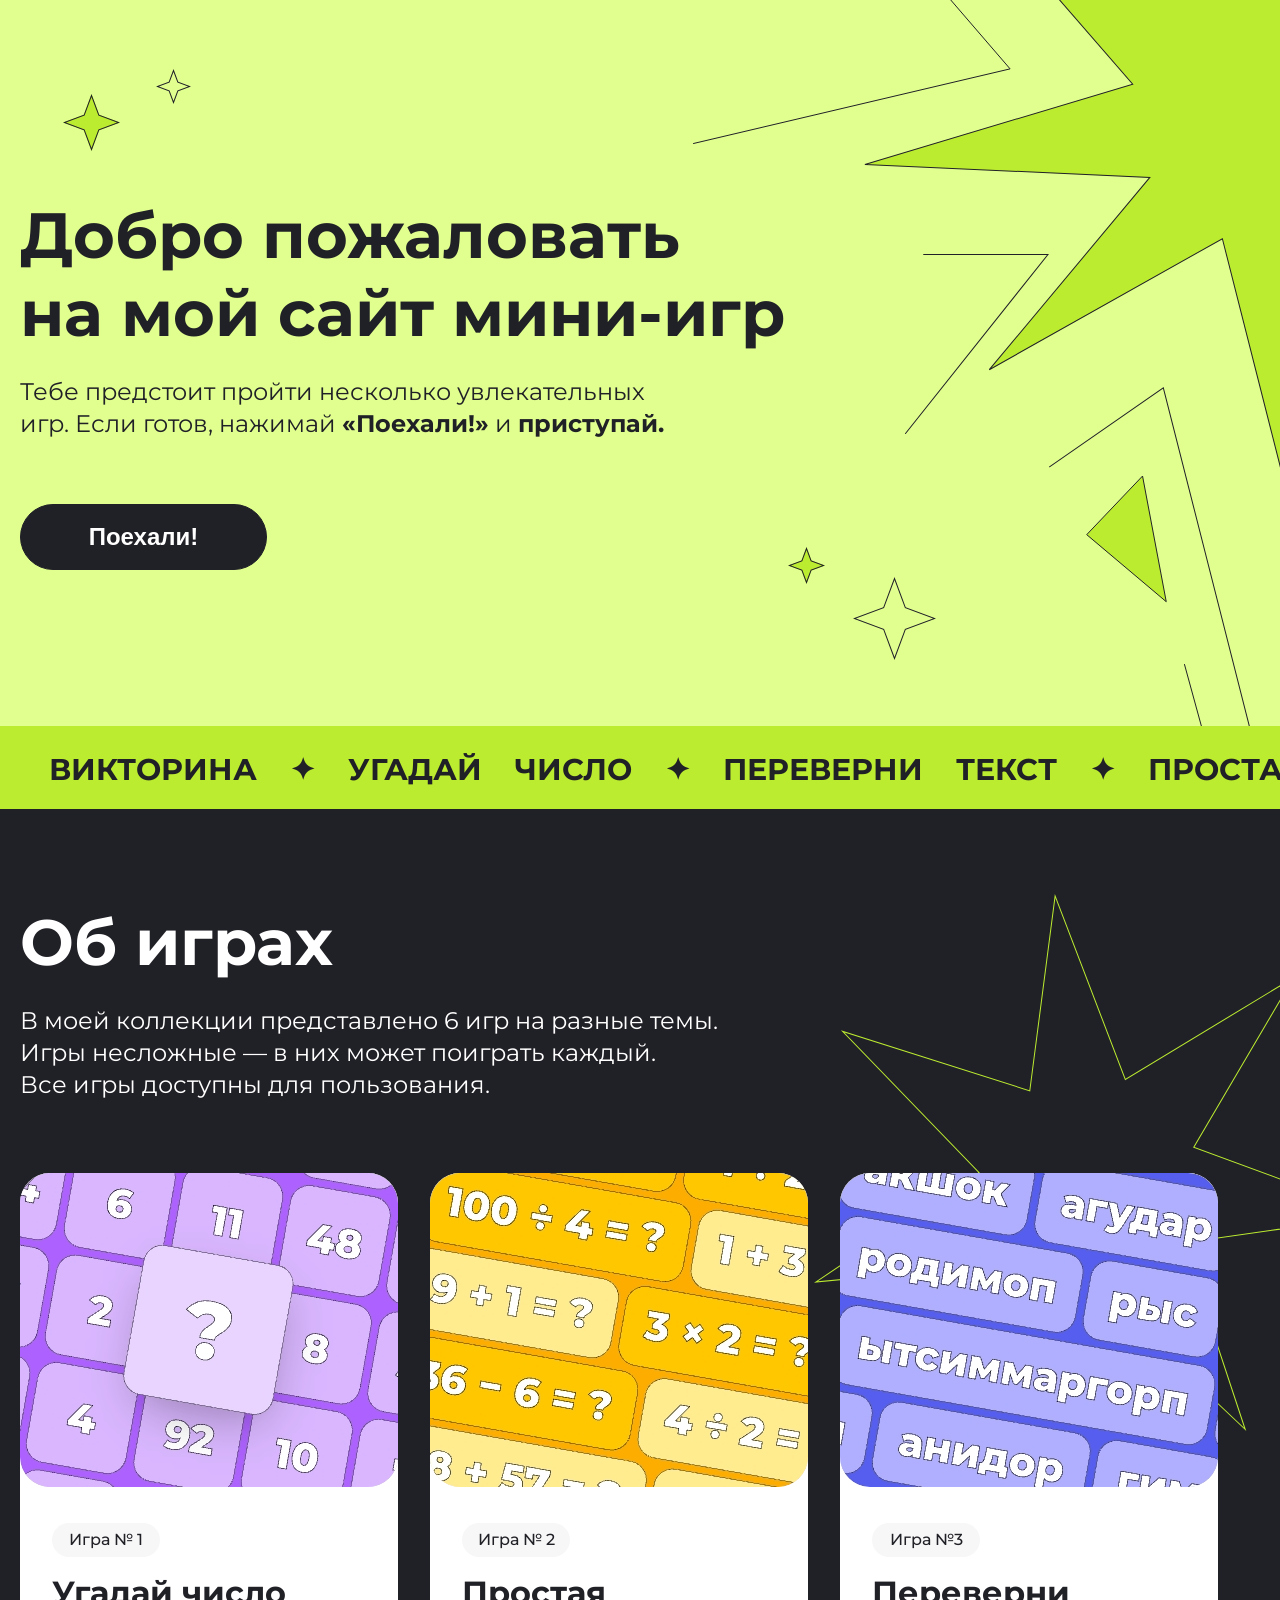
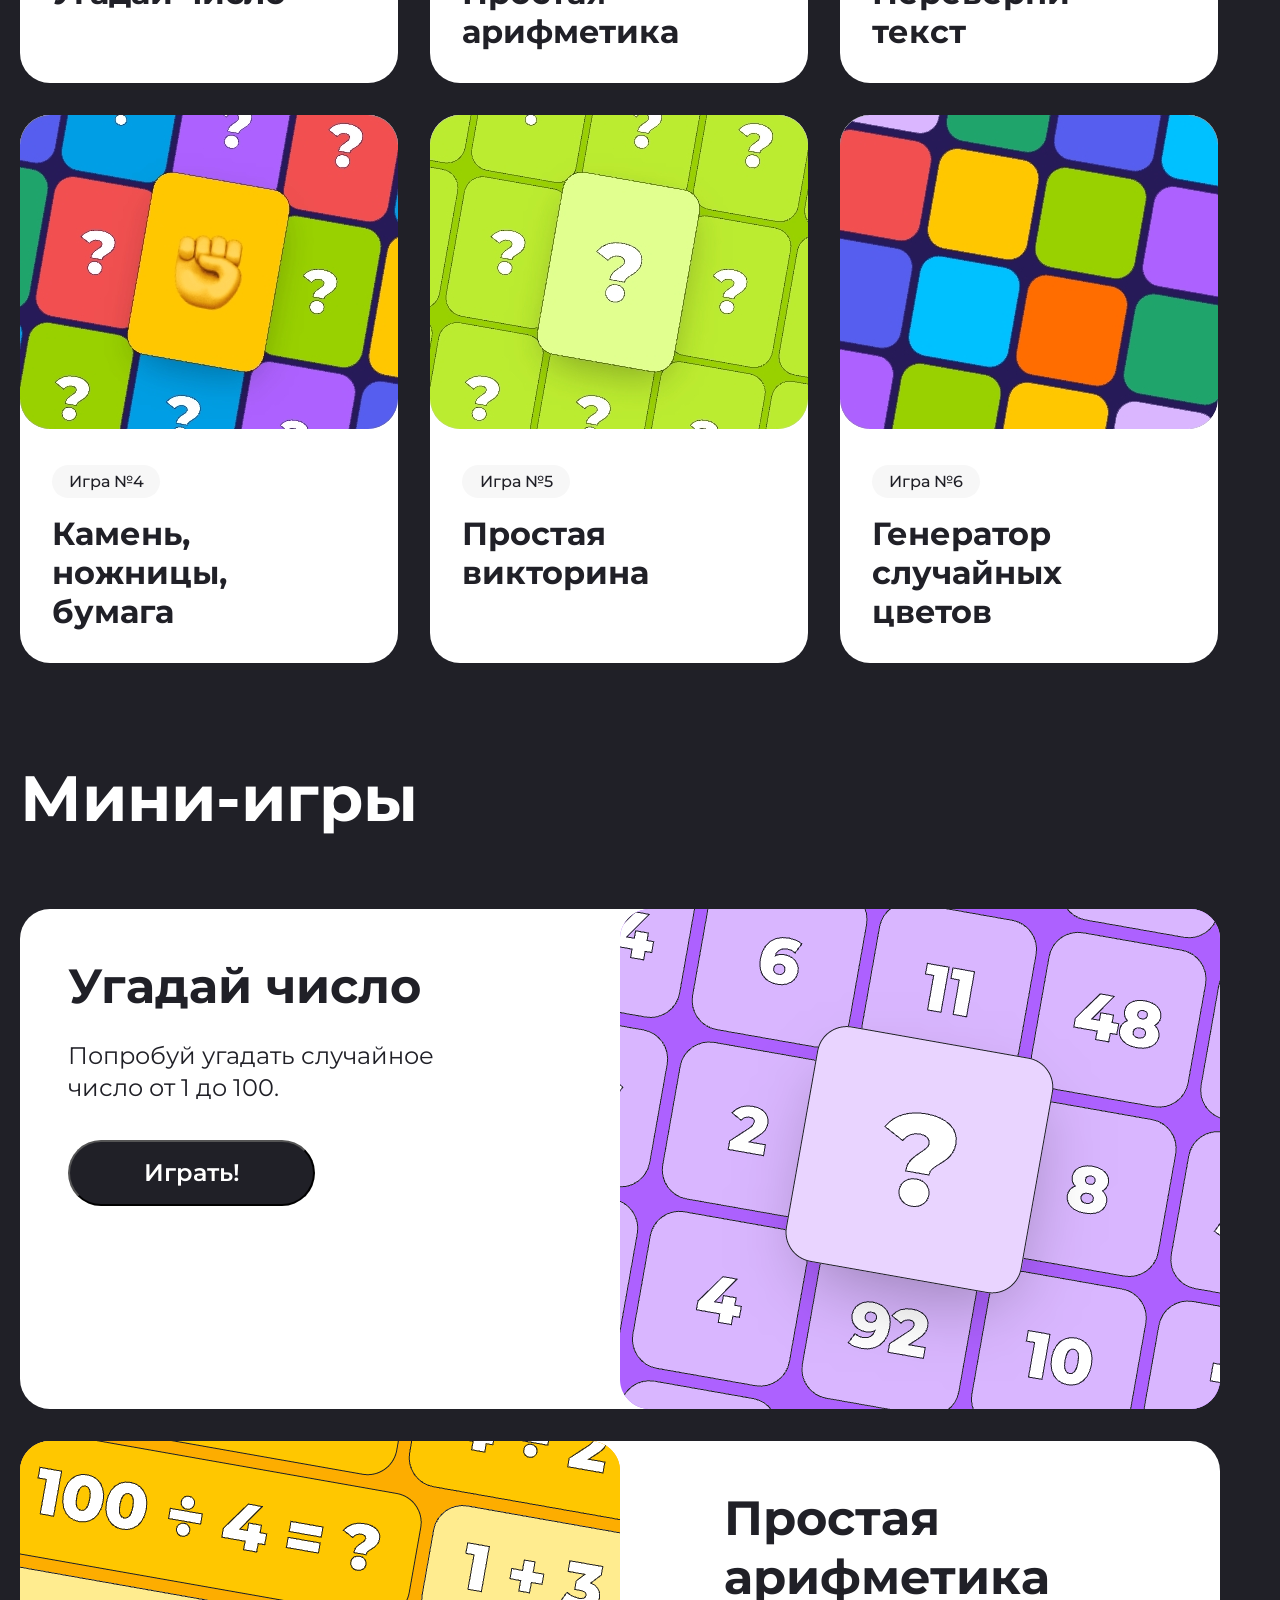
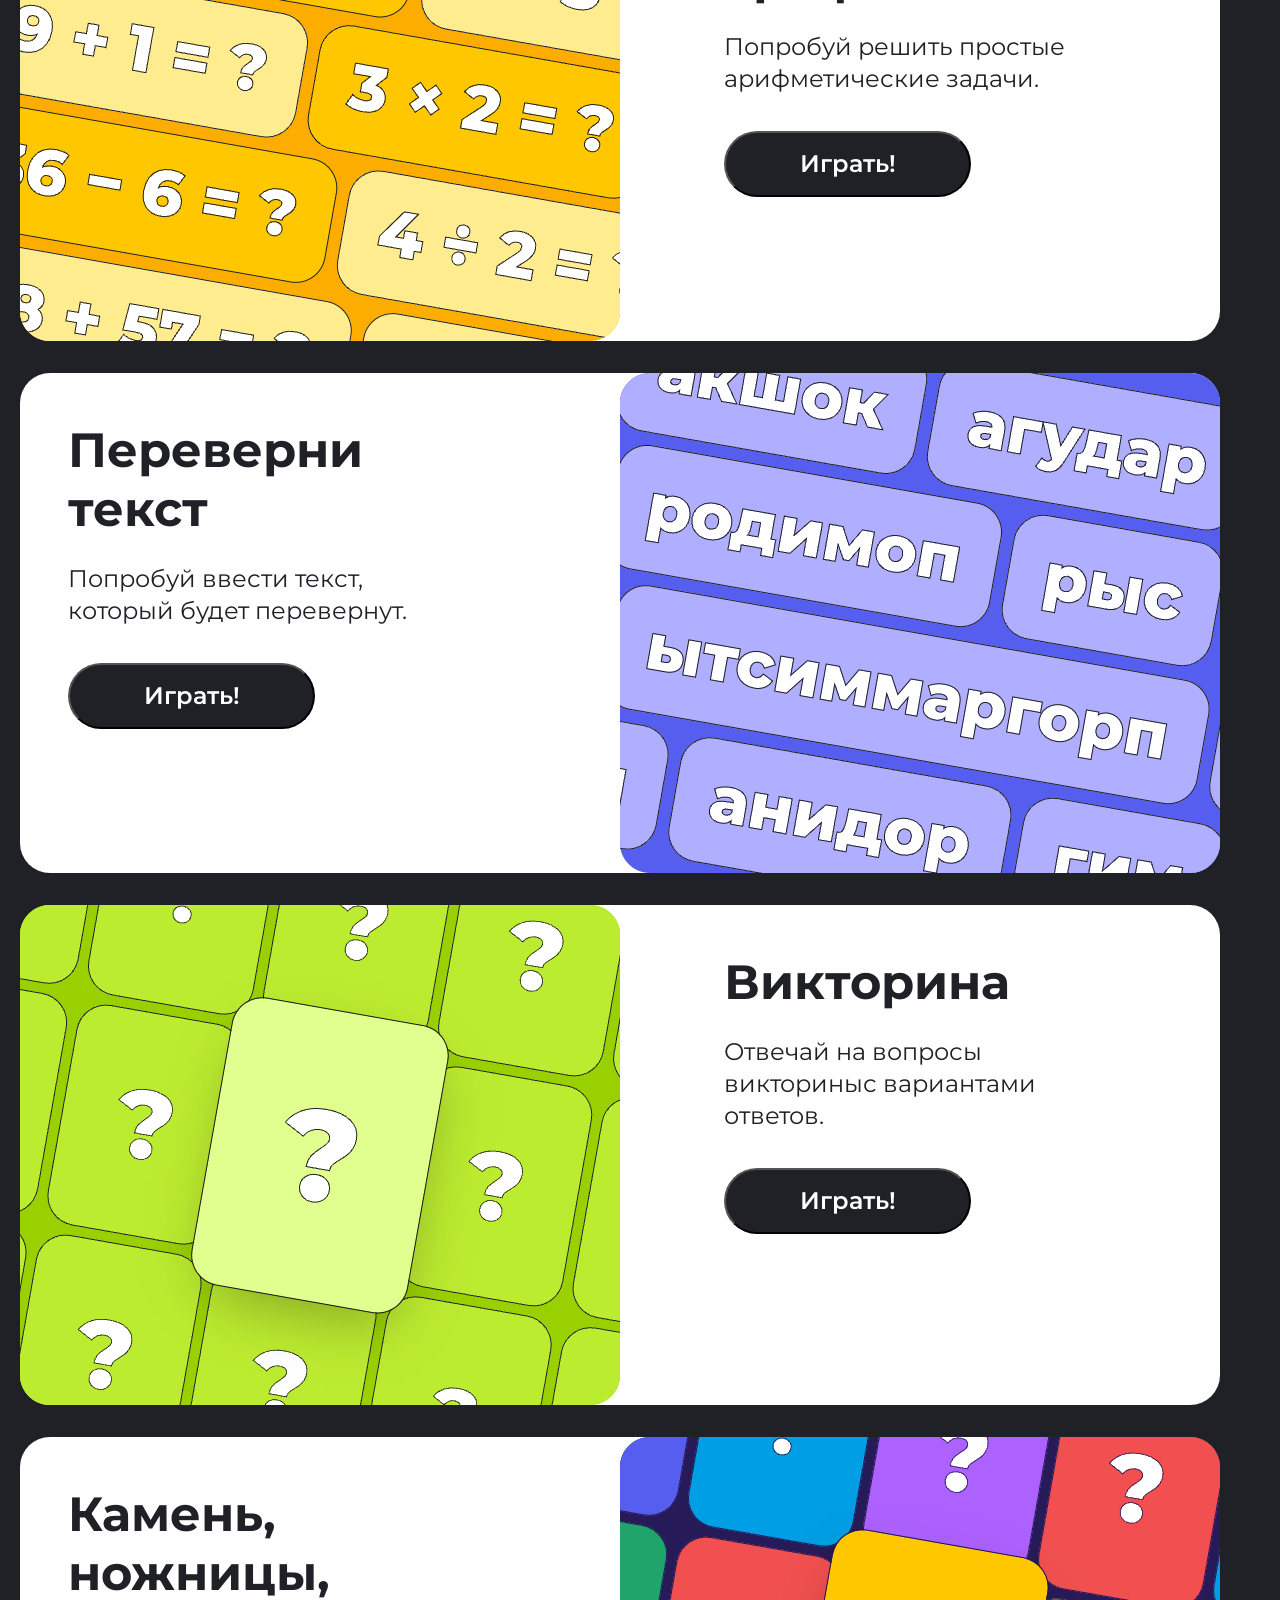
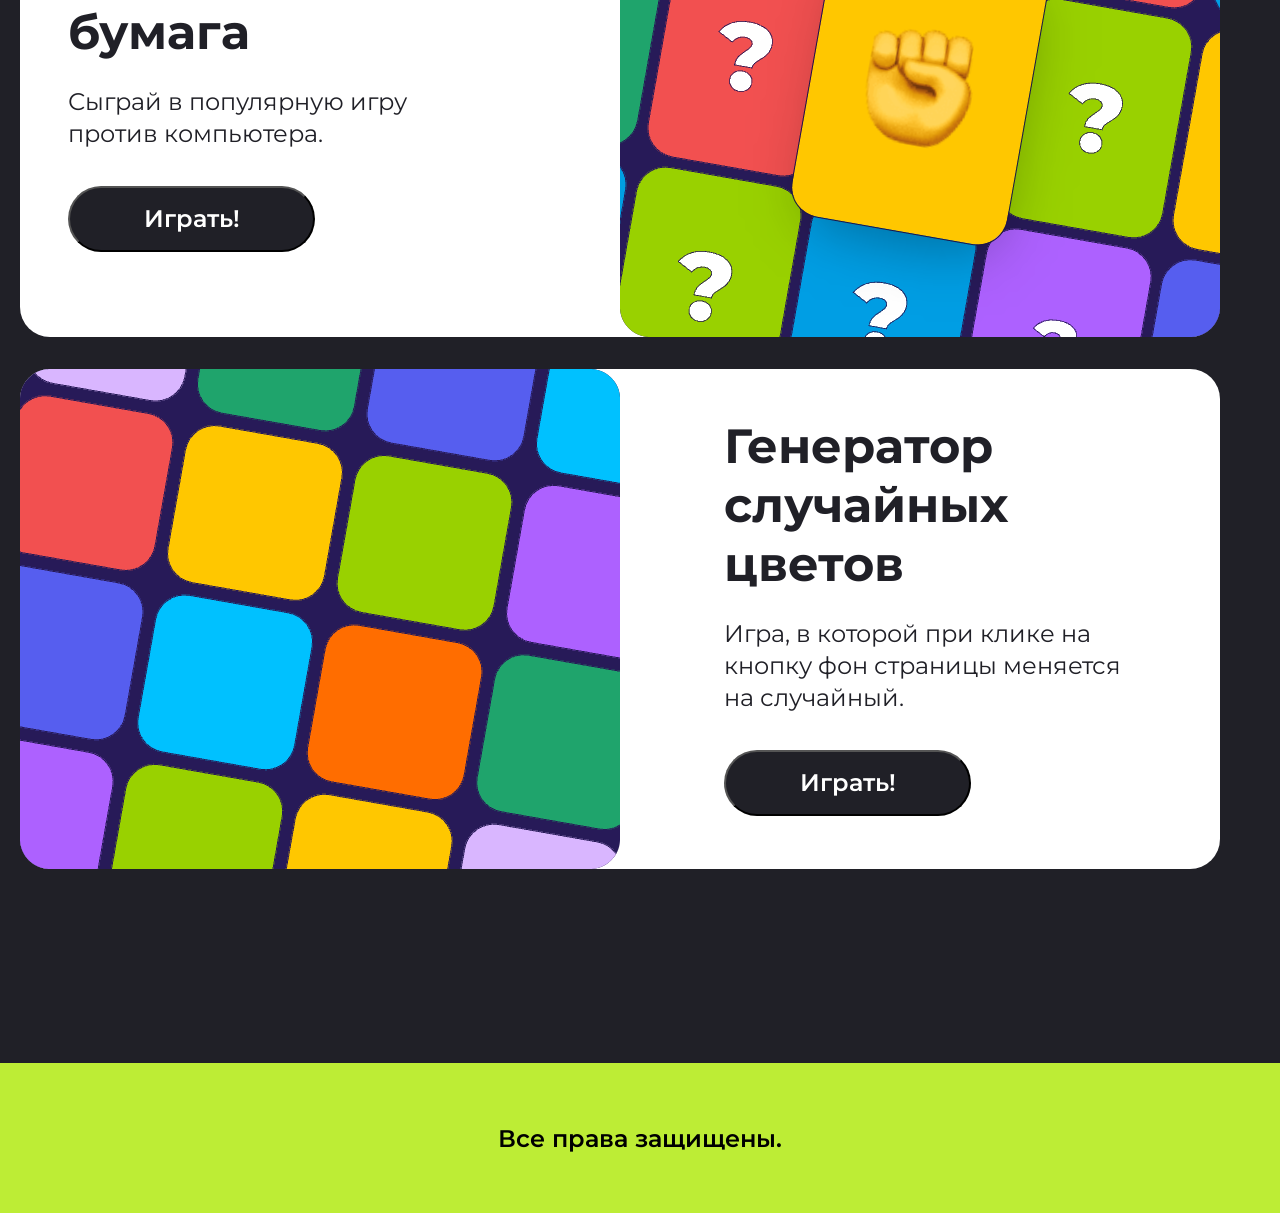
<file: index.html>
<!DOCTYPE html>
<html lang="en">
<head>
    <meta charset="UTF-8">
    <meta name="viewport" content="width=device-width, initial-scale=1.0">
    <link rel="preconnect" href="https://fonts.googleapis.com">
    <link rel="preconnect" href="https://fonts.gstatic.com" crossorigin>
    <link href="https://fonts.googleapis.com/css2?family=Montserrat:ital,wght@0,100..900;1,100..900&display=swap" rel="stylesheet">
    <link rel="stylesheet" href="style.css">
    <title>Document</title>
</head>
<body>
    <header class="header">
        <div class="center">
        <h1 class="header__heading">Добро пожаловать <br> на мой сайт мини-игр</h1>
        <p class="header__description">Тебе предстоит пройти несколько увлекательных игр. Если готов, нажимай <b>«Поехали!»</b> и <b>приступай.</b></p>
        <button class="header__button"><a href="#main" class="header__link">Поехали!</a></button>
    </div>

    <div class="header__wrapper-animation">   
    <p class="header__line">Викторина ✦ угадай число ✦ Переверни текст ✦ Простая арифметика ✦ Камень, ножницы, бумага ✦ Генератор случайных цветов ✦</p>
    </div>
</header>

    <main class="main" id="main">

        <h2 class="main__heading center">Об играх</h2>

        <p class="main__description center">В моей коллекции представлено 6 игр на разные темы. Игры несложные — в них может поиграть каждый.
            <br>Все игры доступны для пользования.</p>

        <h3 class="main__heading-mobile">Мини-игры</h3>

        <div class="games center">

            <section class="games__blocks guess-the-number">
                <a href="#gameOne" class="games__links">
                <img class="games__images" src="images/game-one.jpeg" alt="game-one">
                <p class="games__numbers">Игра № 1</p>
                <h3 class="games__heading">Угадай число</h3>
                <p class="games__description_mobile">Попробуй угадать случайное число от 1 до 100.</p>
                <button class="games__button-mobile" onclick="guessTheNumber()">Играть!</button>
            </a>
            </section>

            <section class="games__blocks simple-arithmetic">
                <a href="#gameTwo" class="games__links">
                <img class="games__images image-two" src="images/game-two.jpeg" alt="game-two">
                <p class="games__numbers">Игра № 2</p>
                <h3 class="games__heading">Простая арифметика</h3>
                <p class="games__description_mobile">Попробуй решить простые арифметические задачи.</p>
                <button class="games__button-mobile" onclick="startGame()">Играть!</button>
            </a>
            </section>

            <section class="games__blocks reverse-the-text">
                <a href="#gameThree" class="games__links">
                <img class="games__images" src="images/game-three.jpeg" alt="game-three">
                <p class="games__numbers">Игра №3</p>
                <h3 class="games__heading game-three">Переверни текст</h3>
                <p class="games__description_mobile">Попробуй ввести текст, который будет перевернут.</p>
                <button class="games__button-mobile" onclick="reverseText()">Играть!</button>
            </a>
            </section>

            <section class="games__blocks rock-paper-scissors">
                <a href="#gameFive" class="games__links">
                <img class="games__images image-four" src="images/game-four.jpeg" alt="game-four">
                <p class="games__numbers">Игра №4</p>
                <h3 class="games__heading">Камень, ножницы, бумага</h3>
                <p class="games__description_mobile">Сыграй в популярную игру против компьютера.</p>
                <button class="games__button-mobile" onclick="startGameRockPaperScissors()">Играть!</button>
            </a>
            </section>

            <section class="games__blocks quiz">
                <a href="#gameFour" class="games__links">
                <img class="games__images image-five" src="images/game-five.jpeg" alt="game-five">
                <p class="games__numbers">Игра №5</p>
                <h3 class="games__heading quiz-mobile">Простая викторина</h3>
                <h3 class="quiz-mobile-heading">Викторина</h3>
                <p class="games__description_mobile">Отвечай на вопросы викторины с вариантами ответов.</p>
                <button class="games__button-mobile" onclick="runQuiz()">Играть!</button>
            </a>
            </section>

            <section class="games__blocks random-color-generator">
                <a href="#gameSix" class="games__links">
                <img class="games__images image-six" src="images/game-six.jpeg" alt="game-six">
                <p class="games__numbers">Игра №6</p>
                <h3 class="games__heading">Генератор случайных цветов</h3>
                <p class="games__description_mobile">Игра, в которой при клике на кнопку фон страницы меняется на случайный.</p>
                <button id="click_button2" class="games__button-mobile">Играть!</button>
            </a>
            </section>
        </div>

        <div class="miniGames center">
            <h3 class="miniGames__heading">Мини-игры</h3>

            <div class="miniGames__sections">
                <section class="miniGames__list" id="gameOne">
                    <div class="miniGames__text">
                    <h4 class="miniGames__name">Угадай число</h4>
                    <p class="miniGames__description">Попробуй угадать случайное число от 1 до 100.</p>
                    <button class="miniGames__button" onclick="guessTheNumber()">Играть!</button>
                </div>
                    <img class="miniGames__image" src="images/Minigame1.png" alt="miniGame1">
                </section>

                <section class="miniGames__list" id="gameTwo">
                    <div class="miniGames__text textOne">
                    <h4 class="miniGames__name-one textOne">Простая арифметика</h4>
                    <p class="miniGames__description-one textOne">Попробуй решить простые арифметические задачи.</p>
                    <button class="miniGames__button-one textOne" onclick="startGame()">Играть!</button>
                </div>
                    <img class="miniGames__image imageOne" src="images/Minigame2.png" alt="miniGame2">
                </section>

                <section class="miniGames__list" id="gameThree">
                    <div class="miniGames__text">
                    <h4 class="miniGames__name">Переверни текст</h4>
                    <p class="miniGames__description">Попробуй ввести текст, который будет перевернут.</p>
                    <button class="miniGames__button" onclick="reverseText()">Играть!</button>
                </div>
                    <img class="miniGames__image" src="images/Minigame3.png" alt="miniGame3">
                </section>

                <section class="miniGames__list" id="gameFour">
                    <div class="miniGames__text textOne">
                    <h4 class="miniGames__name-one textOne">Викторина</h4>
                    <p class="miniGames__description-one textOne">Отвечай на вопросы викториныс вариантами ответов.</p>
                    <button class="miniGames__button-one textOne" onclick="runQuiz()">Играть!</button>
                </div>
                    <img class="miniGames__image imageOne" src="images/Minigame4.png" alt="miniGame4">
                </section>

                <section class="miniGames__list" id="gameFive">
                    <div class="miniGames__text">
                    <h4 class="miniGames__name">Камень, ножницы, бумага</h4>
                    <p class="miniGames__description">Сыграй в популярную игру против компьютера.</p>
                    <button class="miniGames__button" onclick="startGameRockPaperScissors()">Играть!</button>
                </div>
                    <img class="miniGames__image" src="images/Minigame5.png" alt="miniGame5">
                </section>

                <section class="miniGames__list" id="gameSix">
                    <div class="miniGames__text textOne">
                    <h4 class="miniGames__name-one textOne">Генератор случайных цветов</h4>
                    <p class="miniGames__description-one textOne">Игра, в которой при клике на кнопку фон страницы меняется на случайный.</p>
                    <button id="click_button" class="miniGames__button-one textOne">Играть!</button>
                </div>
                    <img class="miniGames__image imageOne" src="images/Minigame6.png" alt="miniGame6">
                </section>
            </div>
        </div>

    </main>

    <footer class="footer">
        <p class="footer__text">Все права защищены.</p>
    </footer>

    <script src="scriptGuessNumber.js"></script>
    <script src="scriptRandomTask.js"></script>
    <script src="scriptFlipTheText.js"></script>  
    <script src="scriptQuiz.js"></script>
    <script src="scriptRockPaperScissors.js"></script>
    <script>
        const btnEls = document.querySelectorAll('#click_button, #click_button2');

        btnEls.forEach(btnEl => {
            btnEl.addEventListener('click', () => {
                const r = Math.random() * 256;
                const g = Math.random() * 256;
                const b = Math.random() * 256;

                document.body.style.backgroundColor = `rgba(${r}, ${g}, ${b})`;
            });
        });
    </script>
</body>
</html>
</file>
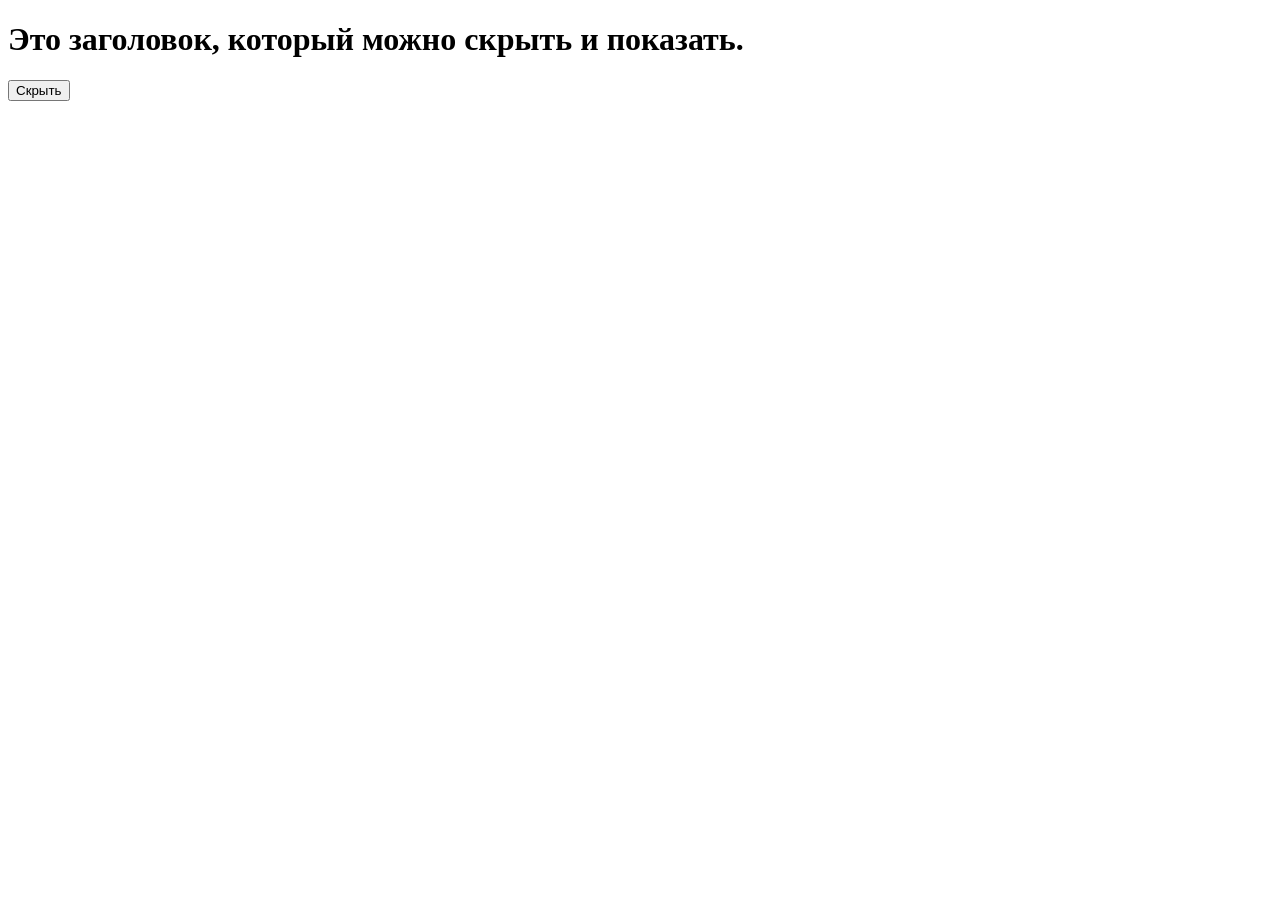
<file: hw8/1.html>
<!DOCTYPE html>
<html lang="ru">
<head>
    <meta charset="UTF-8">
    <meta name="viewport" content="width=device-width, initial-scale=1.0">
    <title>Скрыть и показать текст</title>
</head>
<body>

    <h1 id="heading">Это заголовок, который можно скрыть и показать.</h1>
    <button id="toggleButton">Скрыть</button>

    <script>
        const heading = document.querySelector('#heading');
        const toggleButton = document.querySelector('#toggleButton');
        
        toggleButton.addEventListener('click', () => {
            if (heading.style.display === 'none') {
                heading.style.display = 'block';
                toggleButton.textContent = 'Скрыть';
            } else {
                heading.style.display = 'none';
                toggleButton.textContent = 'Показать';
            }
        });
    </script>

</body>
</html>
</file>
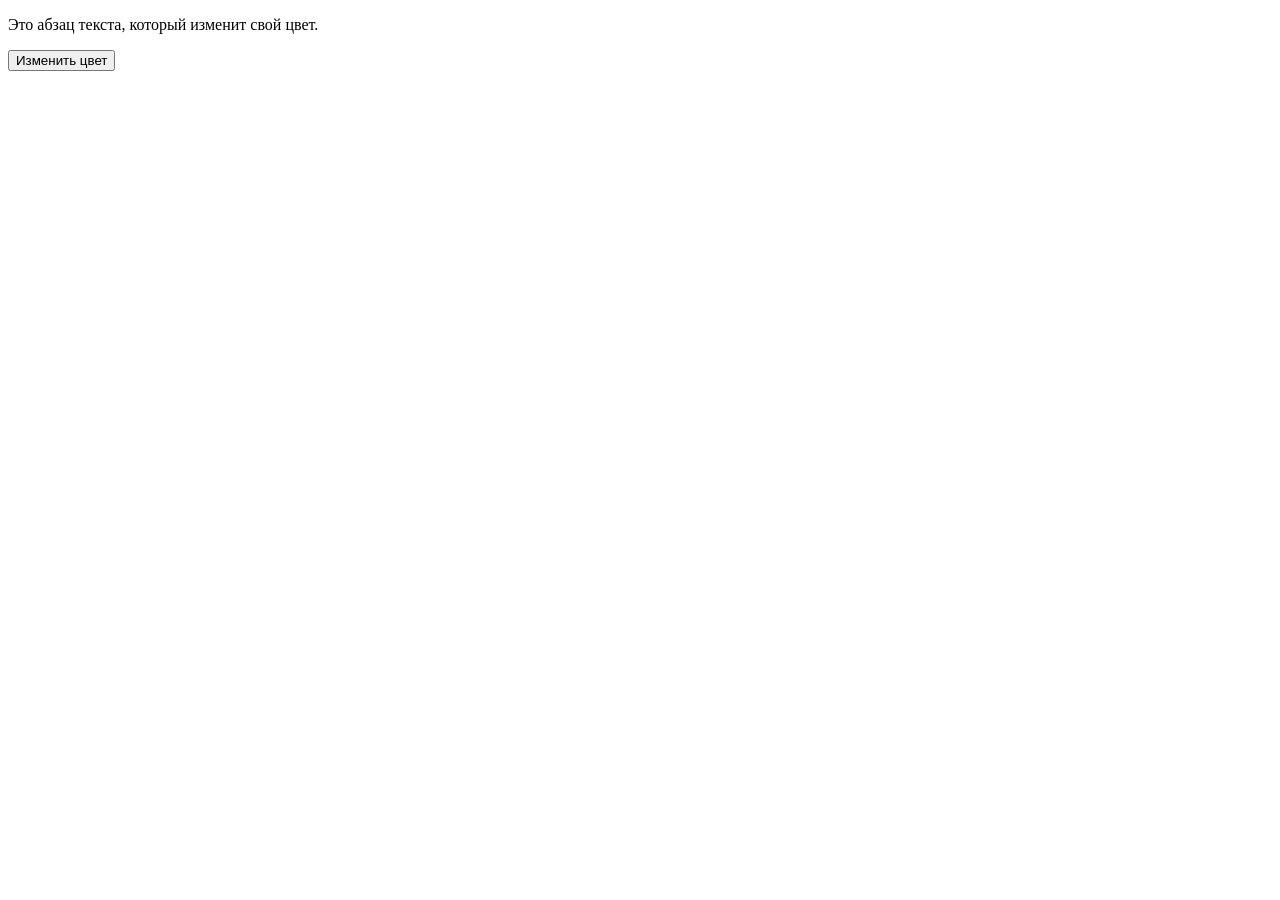
<file: hw8/2.html>
<!DOCTYPE html>
<html lang="ru">
<head>
    <meta charset="UTF-8">
    <meta name="viewport" content="width=device-width, initial-scale=1.0">
    <title>Изменить цвет текста</title>
</head>
<body>

    <p id="textParagraph">Это абзац текста, который изменит свой цвет.</p>
    <button id="changeColorButton">Изменить цвет</button>

    <script>
        const paragraph = document.querySelector('#textParagraph');
        const changeColorButton = document.querySelector('#changeColorButton');

        changeColorButton.addEventListener('click', () => {
            paragraph.style.color = 'blue';
        });
    </script>

</body>
</html>
</file>
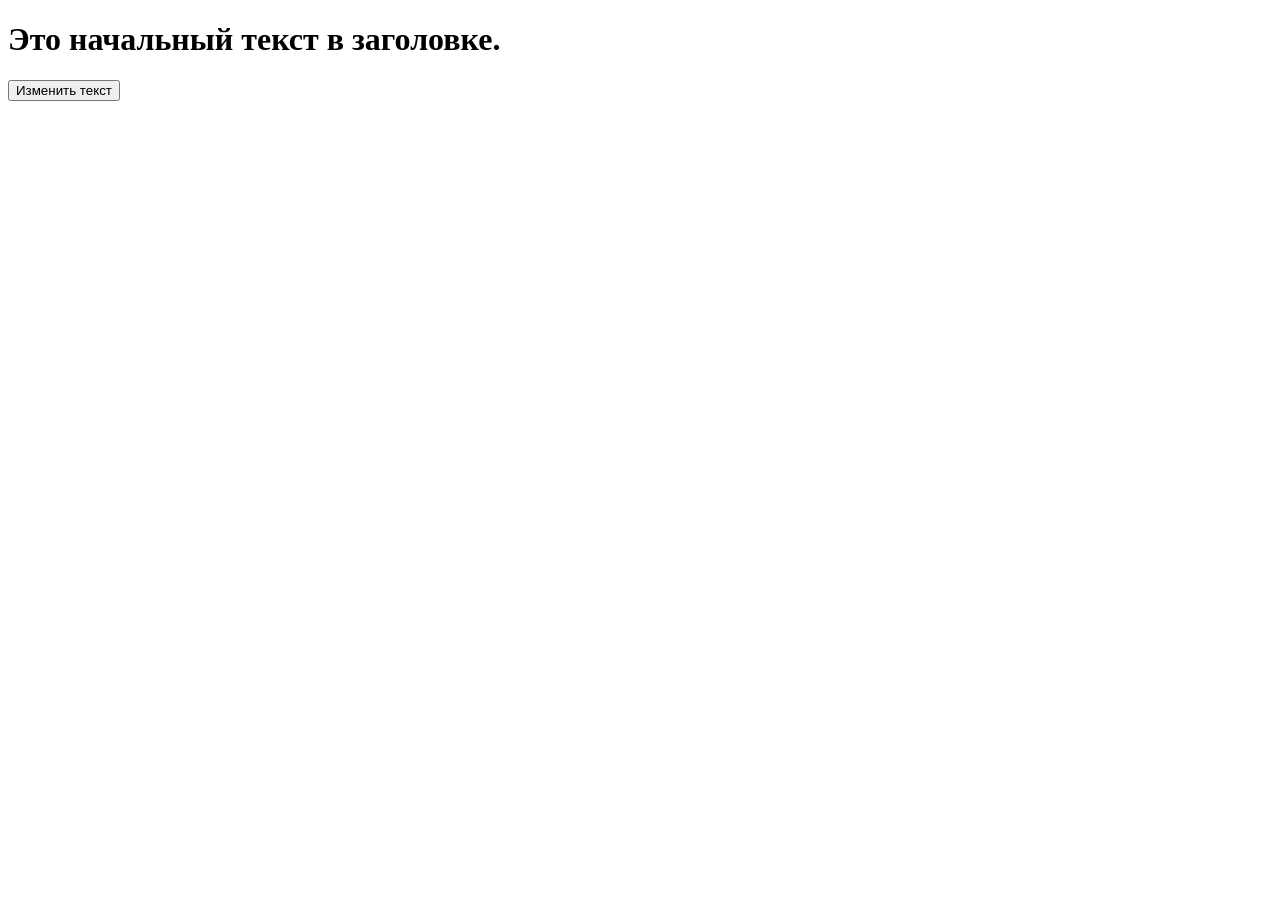
<file: hw8/3.html>
<!DOCTYPE html>
<html lang="ru">
<head>
    <meta charset="UTF-8">
    <meta name="viewport" content="width=device-width, initial-scale=1.0">
    <title>Изменить текст заголовка</title>
</head>
<body>

    <h1 id="heading">Это начальный текст в заголовке.</h1>
    <button id="changeTextButton">Изменить текст</button>

    <script>
        const heading = document.querySelector('#heading');
        const changeTextButton = document.querySelector('#changeTextButton');

        changeTextButton.addEventListener('click', () => {
            heading.textContent = 'Привет, мир!';
        });
    </script>

</body>
</html>
</file>
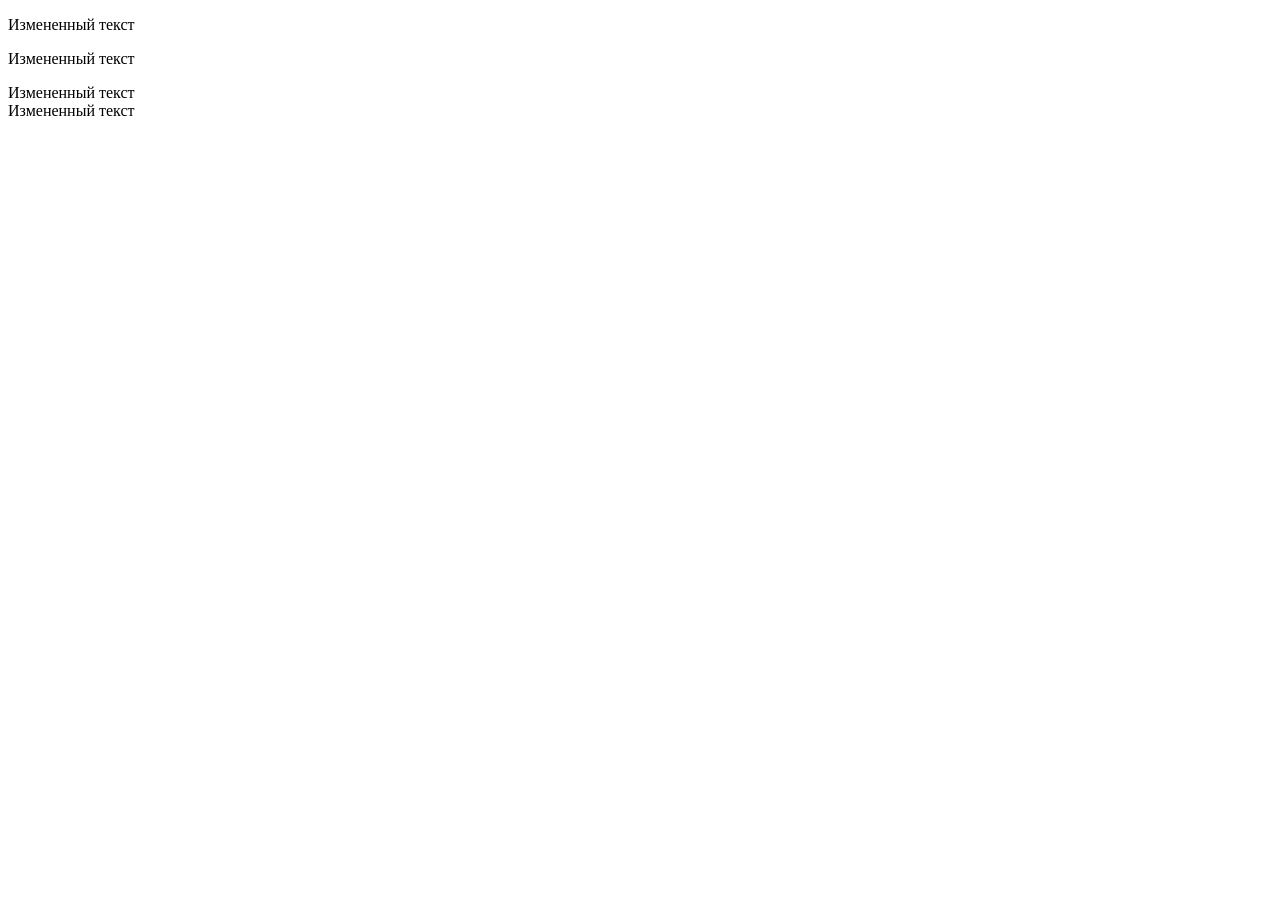
<file: hw8/4.html>
<!DOCTYPE html>
<html lang="ru">
<head>
    <meta charset="UTF-8">
    <meta name="viewport" content="width=device-width, initial-scale=1.0">
    <title>Изменение текста по классу</title>
</head>
<body>

    <p class="description">Первоначальный текст 1.</p>
    <p class="description">Первоначальный текст 2.</p>
    <div class="description">Первоначальный текст 3.</div>
    <span class="description">Первоначальный текст 4.</span>

    <script>
        const elements = document.querySelectorAll('.description');

        elements.forEach(element => {
            element.textContent = 'Измененный текст';
        });
    </script>

</body>
</html>
</file>
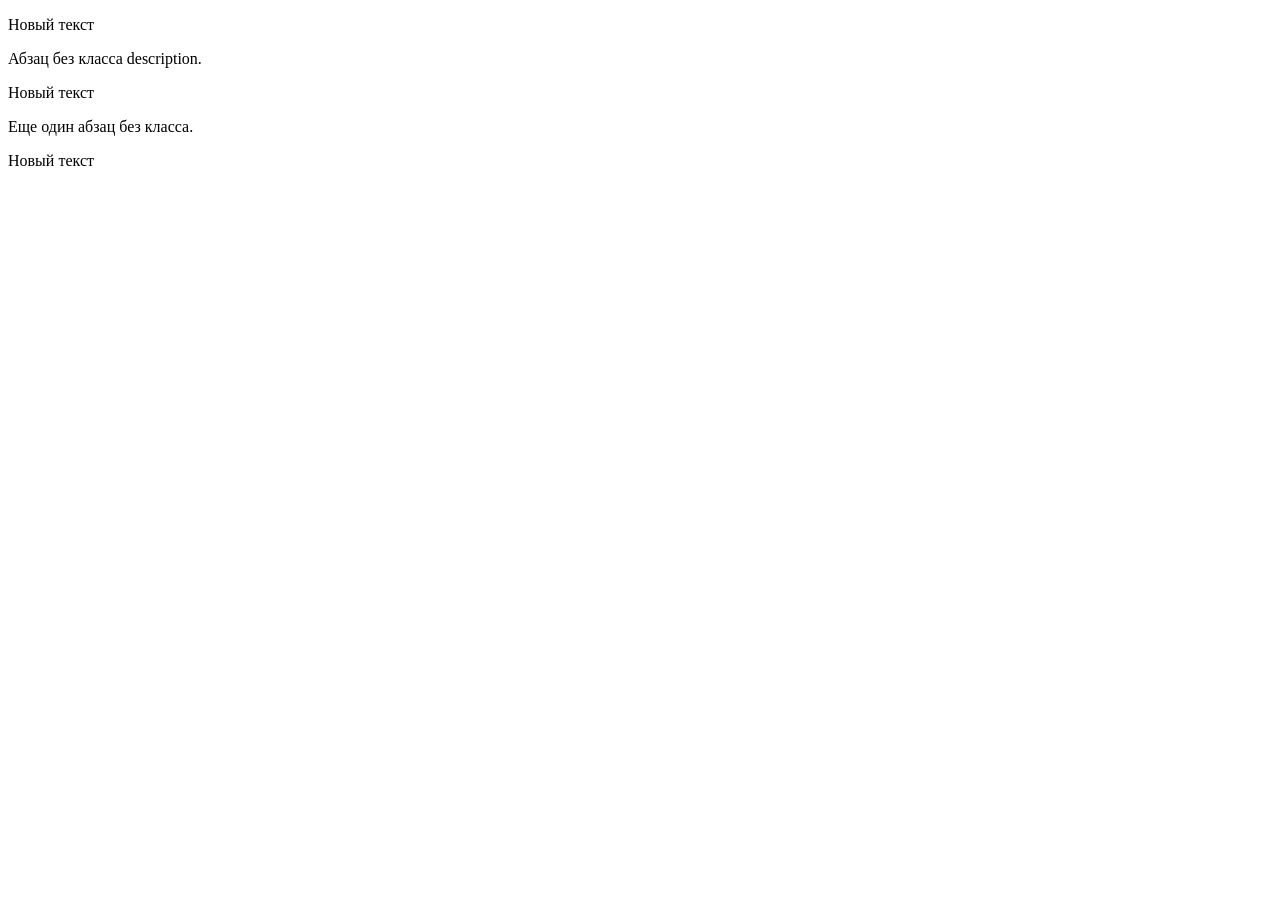
<file: hw8/5.html>
<!DOCTYPE html>
<html lang="ru">
<head>
    <meta charset="UTF-8">
    <meta name="viewport" content="width=device-width, initial-scale=1.0">
    <title>Изменение текста по классу</title>
</head>
<body>

    <p class="description">Первоначальный текст 1.</p>
    <p>Абзац без класса description.</p>
    <p class="description">Первоначальный текст 2.</p>
    <p>Еще один абзац без класса.</p>
    <p class="description">Первоначальный текст 3.</p>

    <script>
        const elements = document.querySelectorAll('.description');

        elements.forEach(element => {
            element.textContent = 'Новый текст';
        });
    </script>

</body>
</html>
</file>
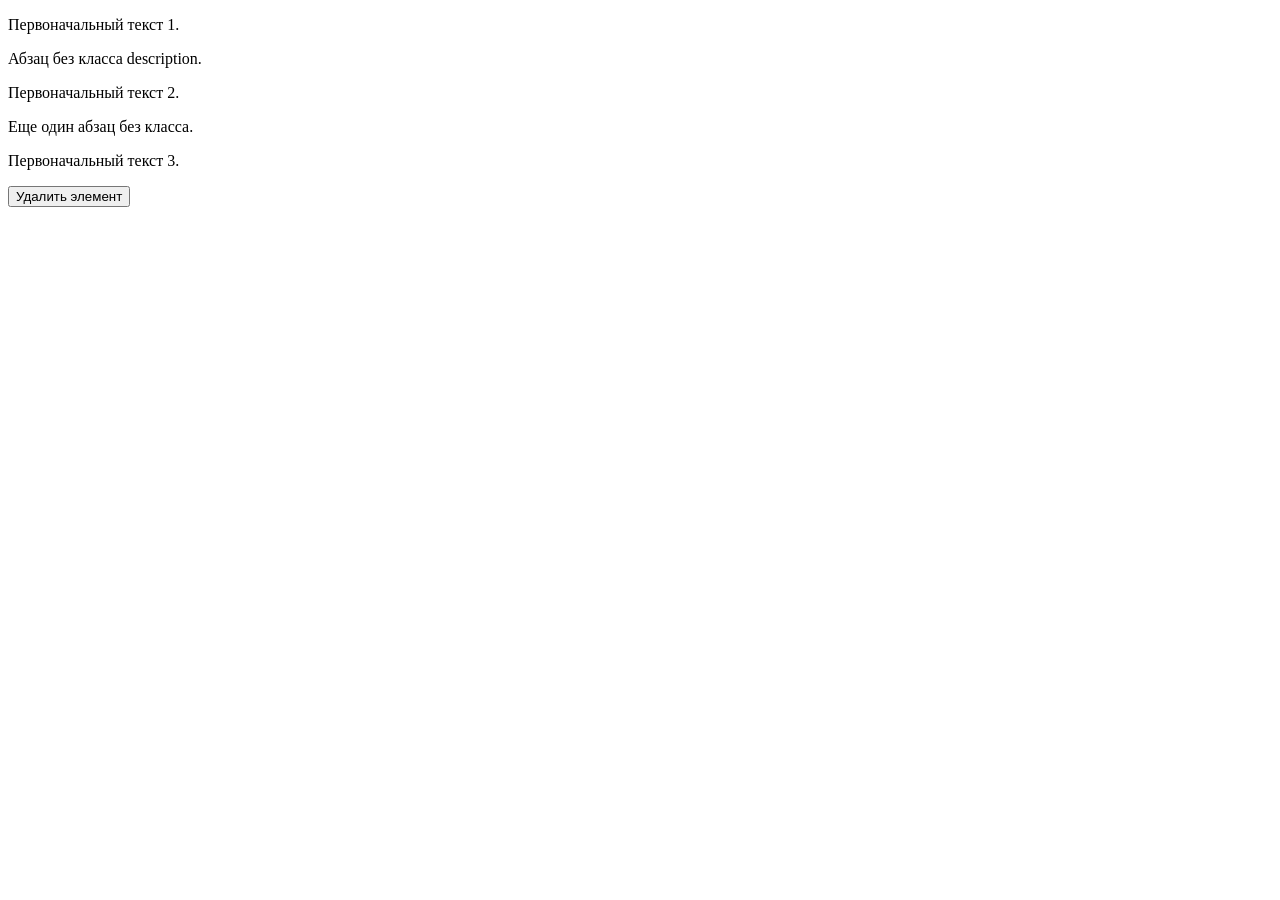
<file: hw8/7.html>
<!DOCTYPE html>
<html lang="ru">
<head>
    <meta charset="UTF-8">
    <meta name="viewport" content="width=device-width, initial-scale=1.0">
    <title>Удалить элемент</title>
</head>
<body>

    <!-- Несколько абзацев с разными классами -->
    <p class="description">Первоначальный текст 1.</p>
    <p>Абзац без класса description.</p>
    <p class="description">Первоначальный текст 2.</p>
    <p>Еще один абзац без класса.</p>
    <p class="description">Первоначальный текст 3.</p>

    <button id="removeElementButton">Удалить элемент</button>

    <script>

        const removeElementButton = document.querySelector('#removeElementButton');

        removeElementButton.addEventListener('click', () => {

            const firstDescription = document.querySelector('.description');

            if (firstDescription) {
                firstDescription.remove();
            }
        });
    </script>

</body>
</html>
</file>
<file: style.css>
* {
  padding: 0;
  margin: 0;
}

body {
  background-color: rgb(32, 32, 39);
  overflow-x: hidden;
  font-family: Montserrat, sans-serif;
}

html {
  scroll-behavior: smooth;
}

.mobile {
  display: none;
}

.header {
  background: url(images/Big_star.svg) no-repeat right -390px top -270px, url(images/Mini_star-one.svg) no-repeat left 63px top 94px, url(images/Mini_star-two.svg) no-repeat left 156px top 69px, url(images/Mini_star-three.svg) no-repeat right 455px bottom 225px, url(images/Mini_star-four.svg) no-repeat right 344px bottom 149px, url(images/Line_one.svg) no-repeat right 269px top -20px, url(images/Line_two.svg) no-repeat right 231px top 254px, url(images/Line_three.svg) no-repeat right 10px bottom 3px, url(images/Line_four.svg) no-repeat right 61px bottom 20px, url(images/Vector_one.svg) no-repeat right 113px bottom 206px;
  background-color: rgb(225, 255, 143);
  padding-top: 196px;
  overflow-x: hidden;
}
.header__heading {
  color: rgb(32, 32, 39);
  font-size: 64px;
  font-weight: 700;
  line-height: 78px;
  width: 800px;
  z-index: 2;
}
.header__description {
  color: rgb(32, 32, 39);
  font-size: 24px;
  font-weight: 400;
  line-height: 32px;
  width: 650px;
  z-index: 2;
  padding-top: 24px;
  padding-bottom: 48px;
}
.header__button {
  box-sizing: border-box;
  border: 1px solid rgb(32, 32, 39);
  border-radius: 60px;
  background: rgb(32, 32, 39);
  text-align: center;
  width: 247px;
  height: 66px;
  margin-top: 16px;
  z-index: 2;
  margin-bottom: 156px;
}
.header__wrapper-animation {
  background-color: rgb(188, 236, 48);
  width: 100%;
  display: flex;
  overflow: hidden;
  position: relative;
}
.header__line {
  color: rgb(32, 32, 39);
  font-family: Montserrat;
  font-size: 30px;
  font-weight: 700;
  line-height: 110%;
  letter-spacing: 4%;
  text-align: left;
  text-transform: uppercase;
  background-color: rgb(188, 236, 48);
  z-index: 1;
  display: inline-block;
  white-space: nowrap;
  word-spacing: 25px;
  padding-left: 49px;
  padding-right: 49px;
  padding-top: 27px;
  padding-bottom: 27px;
  margin-bottom: -4px;
  animation: moveText 20s linear infinite;
}
@keyframes moveText {
  0% {
    transform: translateX(100%);
  }
  100% {
    transform: translateX(-100%);
  }
}
.header__mobile-star-one {
  display: none;
}
.header__link {
  text-decoration: none;
  color: rgb(255, 255, 255);
  font-family: inherit;
  font-size: 24px;
  font-weight: 600;
  line-height: 141.69%;
  letter-spacing: 0%;
}

.main {
  background: url(images/Mini_star-five.svg) no-repeat left 25px top 770px, url(images/Mini_star-six.svg) no-repeat left 10px top 100px, url(images/Big-star-two.svg) no-repeat right -100px top 85px;
  padding-top: 94px;
  padding-bottom: 50px;
}
.main__heading-mobile {
  display: none;
}
.main__heading {
  color: rgb(255, 255, 255);
  font-family: Montserrat, sans-serif;
  font-size: 64px;
  font-weight: 700;
  line-height: 78px;
  letter-spacing: 0px;
}
.main__description {
  color: rgb(255, 255, 255);
  font-family: Montserrat, sans-serif;
  font-size: 24px;
  font-weight: 400;
  line-height: 32px;
  width: 700px;
  padding-top: 24px;
  padding-bottom: 72px;
}

.games {
  position: relative;
  display: flex;
  gap: 32px;
  flex-wrap: wrap;
}
.games__description_mobile {
  display: none;
}
.games__button-mobile {
  display: none;
}
.games__blocks {
  background-color: white;
  width: 378px;
  border-radius: 30px;
  z-index: 2;
  transition: transform 0.3s ease;
}
.games__images {
  border-radius: 30px;
  width: 378px;
}
.games__numbers {
  color: rgb(32, 32, 39);
  font-family: Montserrat, sans-serif;
  font-size: 16px;
  font-weight: 500;
  line-height: 110%;
  letter-spacing: 0px;
  text-align: center;
  border-radius: 52.58px;
  background: rgb(247, 247, 247);
  margin-left: 32px;
  margin-top: 32px;
  margin-bottom: 16px;
  padding-top: 8px;
  padding-bottom: 8px;
  width: 108px;
}
.games__heading {
  position: relative;
  color: rgb(32, 32, 39);
  font-family: Montserrat, sans-serif;
  font-size: 32px;
  font-weight: 700;
  line-height: 39px;
  padding-left: 32px;
  z-index: 2;
  width: 300px;
  padding-bottom: 32px;
}
.games__links {
  text-decoration: none;
}

.games__blocks:hover {
  transform: scale(1.1);
}

.center {
  padding-left: calc(50% - 620px);
  padding-right: calc(50% - 620px);
}

.quiz-mobile-heading {
  display: none;
}

.miniGames {
  padding-top: 50px;
  padding-bottom: 144px;
}
.miniGames__sections {
  display: flex;
  flex-wrap: wrap;
  gap: 32px;
}
.miniGames__list {
  display: flex;
  gap: 152px;
}
.miniGames__heading {
  color: rgb(255, 255, 255);
  font-family: Montserrat;
  font-size: 64px;
  font-weight: 700;
  line-height: 78px;
  padding-top: 46px;
  padding-bottom: 72px;
}
.miniGames__list {
  background-color: white;
  border-radius: 30px;
  width: 1200px;
}
.miniGames__name {
  color: rgb(32, 32, 39);
  font-family: Montserrat;
  font-size: 48px;
  font-weight: 700;
  line-height: 59px;
  padding-top: 48px;
  padding-bottom: 24px;
  padding-left: 48px;
  width: 400px;
}
.miniGames__description {
  color: rgb(32, 32, 39);
  font-family: Montserrat;
  font-size: 24px;
  font-weight: 400;
  line-height: 32px;
  padding-bottom: 36px;
  padding-left: 48px;
  width: 400px;
}
.miniGames__button {
  border-radius: 60px;
  background: rgb(32, 32, 39);
  color: rgb(255, 255, 255);
  font-family: Montserrat;
  font-size: 24px;
  font-weight: 600;
  line-height: 141.69%;
  letter-spacing: 0%;
  text-align: center;
  width: 247px;
  height: 66px;
  margin-left: 48px;
  transition: all 0.3s ease;
}
.miniGames__button:hover {
  background-color: white;
  color: black;
}
.miniGames__name-one {
  color: rgb(32, 32, 39);
  font-family: Montserrat;
  font-size: 48px;
  font-weight: 700;
  line-height: 59px;
  padding-top: 48px;
  padding-bottom: 24px;
  margin-left: -48px;
  width: 400px;
}
.miniGames__description-one {
  color: rgb(32, 32, 39);
  font-family: Montserrat;
  font-size: 24px;
  font-weight: 400;
  line-height: 32px;
  padding-bottom: 36px;
  margin-left: -48px;
  width: 400px;
}
.miniGames__button-one {
  border-radius: 60px;
  background: rgb(32, 32, 39);
  color: rgb(255, 255, 255);
  font-family: Montserrat;
  font-size: 24px;
  font-weight: 600;
  line-height: 141.69%;
  letter-spacing: 0%;
  text-align: center;
  width: 247px;
  height: 66px;
  margin-left: -48px;
  transition: all 0.3s ease;
}
.miniGames__button-one:hover {
  background-color: white;
  color: black;
}

.imageOne {
  order: 1;
}

.textOne {
  order: 2;
}

.footer {
  background-color: rgb(189, 237, 53);
}
.footer__text {
  color: rgb(0, 0, 0);
  font-family: Montserrat;
  font-size: 24px;
  font-weight: 600;
  line-height: 29px;
  letter-spacing: 0px;
  text-align: center;
  padding-top: 61px;
  padding-bottom: 60px;
}

@media (max-width: 767px) {
  .header {
    background: url(images/Star_for_mobile-one.svg) no-repeat right -90px top -90px, url(images/Star_for_mobile-three.svg) no-repeat left 91px top 64px, url(images/Star_for_mobile-two.svg) no-repeat left 37px top 97px;
    background-color: rgb(225, 255, 143);
    overflow: hidden;
    padding-top: 147px;
    padding-bottom: 182px;
    text-align: center;
  }
  .header__description {
    justify-items: center;
    text-align: center;
    width: 296px;
    font-size: 16px;
    padding-top: 24px;
    padding-bottom: 36px;
    padding-left: 40px;
  }
  .header__heading {
    width: 262px;
    font-size: 40px;
    line-height: 49px;
    padding-left: 57px;
    text-align: center;
    justify-items: center;
  }
  .header__line {
    position: relative;
    color: rgb(32, 32, 39);
    font-family: Montserrat;
    font-size: 16px;
    font-weight: 700;
    line-height: 110%;
    letter-spacing: 4%;
    text-align: left;
    text-transform: uppercase;
    background-color: rgb(188, 236, 48);
    z-index: 1;
    display: block;
    overflow: hidden;
    word-spacing: 10px;
    padding-left: 24px;
    padding-right: 24px;
    padding-top: 16px;
    padding-bottom: 16px;
    margin-left: -57px;
    margin-bottom: -185px;
  }
  .main {
    background: none;
    padding-left: 16px;
    padding-right: 16px;
    align-items: center;
    padding-top: 48px;
  }
  .main__heading-mobile {
    display: block;
    color: rgb(255, 255, 255);
    font-family: Montserrat;
    font-size: 40px;
    font-weight: 700;
    line-height: 49px;
    letter-spacing: 0px;
    text-align: left;
    padding-bottom: 48px;
  }
  .main__heading {
    display: none;
  }
  .main__description {
    display: none;
  }
  .main__star {
    display: none;
  }
  .main__star-two {
    display: none;
  }
  .main__star-three {
    display: none;
  }
  .games {
    width: 100%;
  }
  .games__blocks {
    width: 100%;
  }
  .games__images {
    width: 100%;
  }
  .games__numbers {
    display: none;
  }
  .games__heading {
    padding-top: 29px;
    padding-left: 29px;
  }
  .games__description_mobile {
    display: block;
    color: rgb(0, 0, 0);
    font-family: Montserrat;
    font-size: 16px;
    font-weight: 400;
    line-height: 20px;
    letter-spacing: 0px;
    padding-left: 29px;
    padding-bottom: 32px;
    width: 249px;
  }
  .games__button-mobile {
    display: block;
    position: relative;
    box-sizing: border-box;
    border: 1px solid rgb(32, 32, 39);
    border-radius: 60px;
    background: rgb(32, 32, 39);
    color: rgb(255, 255, 255);
    font-family: Montserrat;
    font-size: 16px;
    font-weight: 600;
    line-height: 141.69%;
    letter-spacing: 0%;
    width: 282px;
    height: 55px;
    z-index: 2;
    margin-left: 29px;
    margin-bottom: 32px;
  }
  .game-three {
    width: 200px;
  }
  .guess-the-number {
    order: 1;
  }
  .simple-arithmetic {
    order: 2;
  }
  .reverse-the-text {
    order: 3;
  }
  .quiz {
    order: 4;
  }
  .rock-paper-scissors {
    order: 5;
  }
  .random-color-generator {
    order: 6;
  }
  .quiz-mobile-heading {
    display: block;
    color: rgb(32, 32, 39);
    font-family: Montserrat;
    font-size: 32px;
    font-weight: 700;
    line-height: 39px;
    letter-spacing: 0px;
    text-align: left;
    padding-left: 29px;
    padding-top: 29px;
    padding-bottom: 16px;
  }
  .quiz-mobile {
    display: none;
  }
  .games__blocks:hover {
    transform: scale(1.03);
  }
  .miniGames {
    display: none;
  }
  .footer__text {
    padding-top: 40px;
    padding-bottom: 40px;
    font-size: 16px;
  }
  .mobile {
    display: block;
  }
}/*# sourceMappingURL=style.css.map */
</file>
